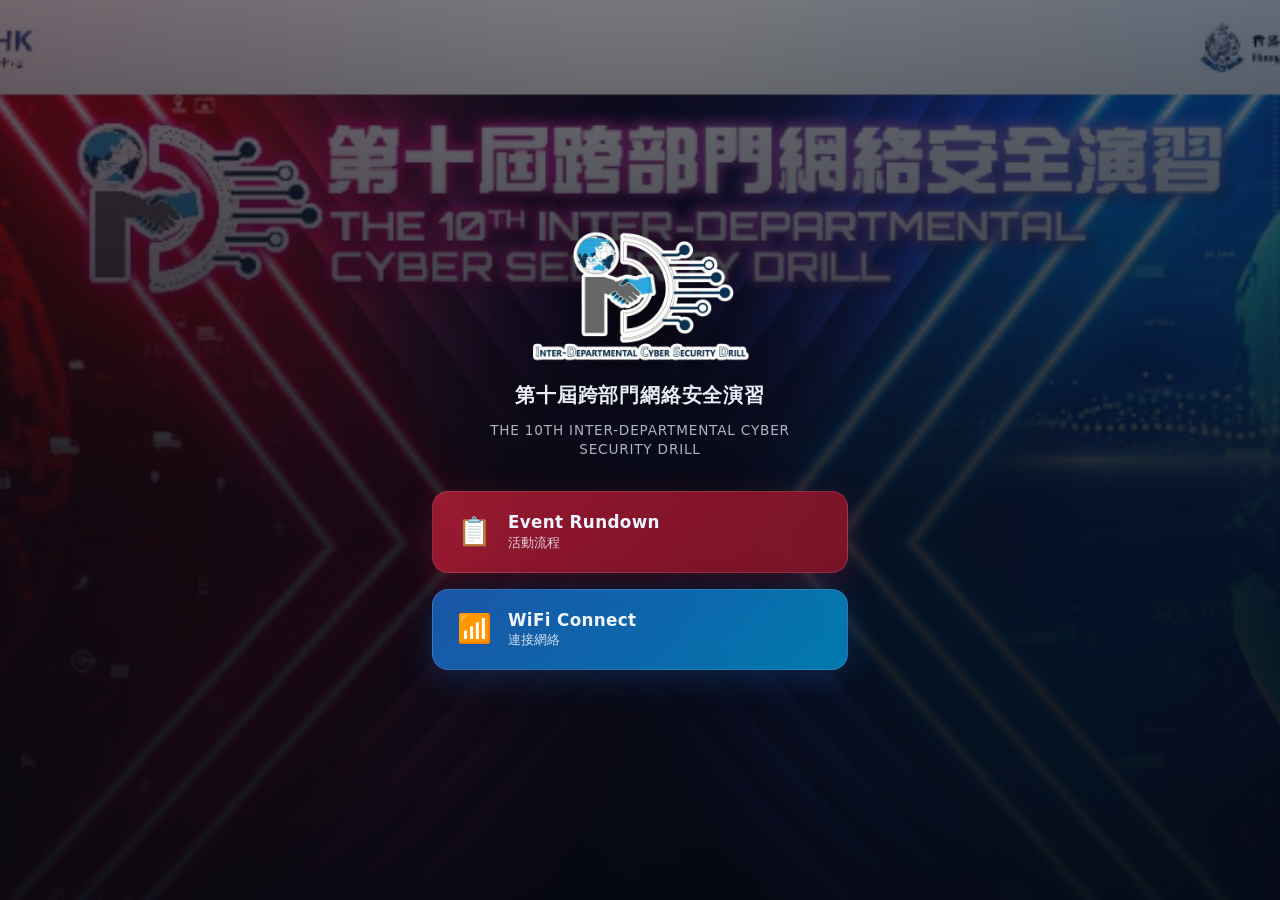
<file: index.html>
<!DOCTYPE html>
<html lang="zh-HK">
<head>
  <meta charset="UTF-8">
  <meta name="viewport" content="width=device-width, initial-scale=1.0, viewport-fit=cover">
  <meta name="theme-color" content="#0a0e1a">
  <meta http-equiv="Cache-Control" content="no-cache, no-store, must-revalidate">
  <title>第十屆跨部門網絡安全演習</title>
  <link rel="stylesheet" href="styles.css?v=3">
  <script src="ios-wifi.js?v=3"></script>
  <script src="wifi-connect.v3.js?v=3" defer></script>
</head>
<body>
  <div class="bg-layer" aria-hidden="true"></div>
  <div class="overlay" aria-hidden="true"></div>

  <main class="page">
    <header class="hero">
      <img src="assets/logo.png" alt="Inter-departmental Cyber Security Drill" class="logo">
      <p class="event-title-zh">第十屆跨部門網絡安全演習</p>
      <p class="event-title-en">The 10th Inter-departmental Cyber Security Drill</p>
    </header>

    <nav class="actions" aria-label="Event options">
      <a href="rundown.html" class="btn btn-rundown">
        <span class="btn-icon" aria-hidden="true">📋</span>
        <span class="btn-text">
          <strong>Event Rundown</strong>
          <small>活動流程</small>
        </span>
      </a>
      <a href="wifi.html" class="btn btn-wifi" data-wifi-connect>
        <span class="btn-icon" aria-hidden="true">📶</span>
        <span class="btn-text">
          <strong>WiFi Connect</strong>
          <small>連接網絡</small>
        </span>
      </a>
    </nav>
  </main>
</body>
</html>
</file>
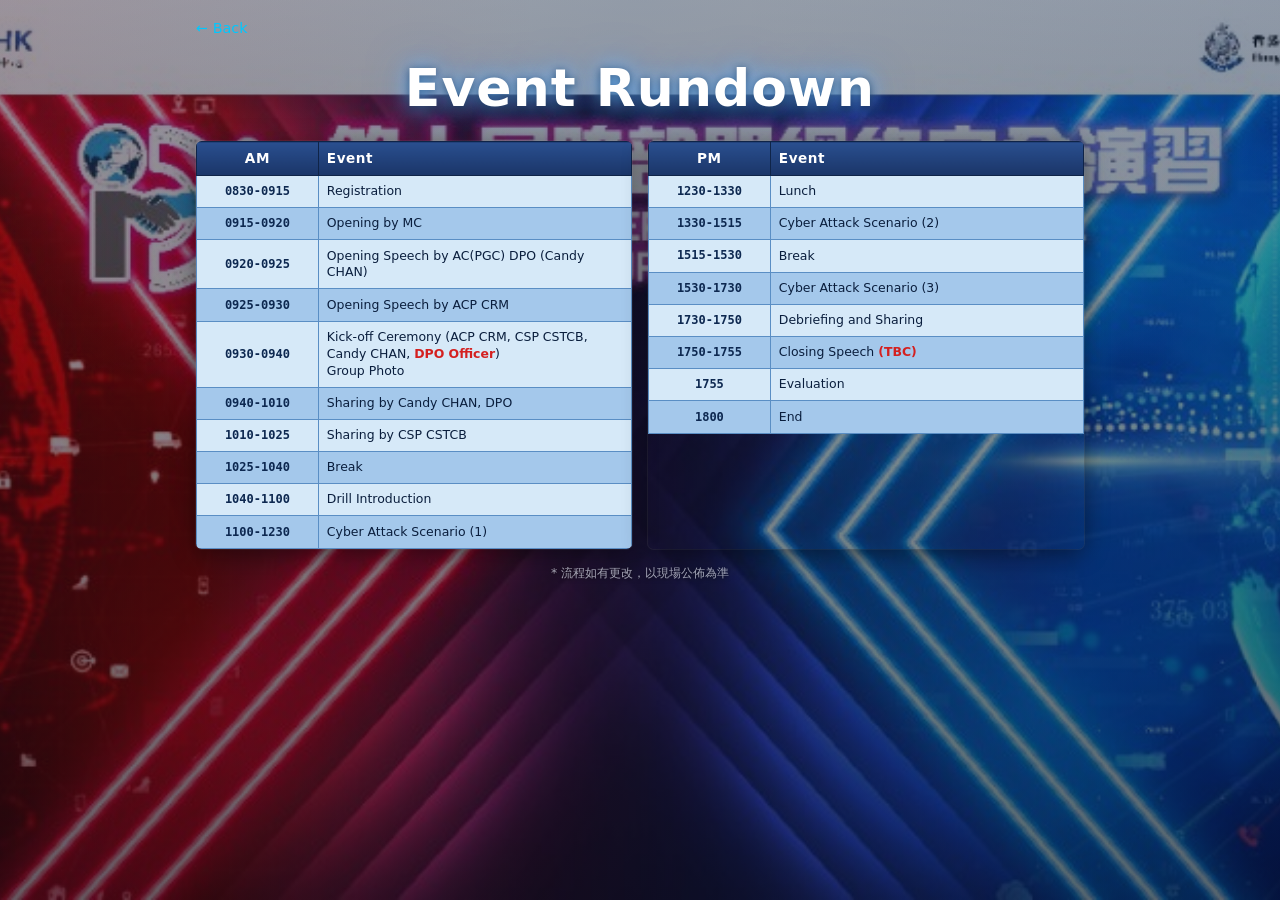
<file: rundown.html>
<!DOCTYPE html>
<html lang="zh-HK">
<head>
  <meta charset="UTF-8">
  <meta name="viewport" content="width=device-width, initial-scale=1.0, viewport-fit=cover">
  <meta name="theme-color" content="#0a0e1a">
  <title>Event Rundown — 跨部門網絡安全演習</title>
  <link rel="stylesheet" href="styles.css?v=3">
</head>
<body class="rundown-page">
  <div class="bg-layer" aria-hidden="true"></div>
  <div class="overlay overlay-rundown" aria-hidden="true"></div>

  <main class="page page-inner page-rundown">
    <a href="index.html" class="back-link">← Back</a>

    <header class="rundown-hero">
      <h1 class="rundown-hero-title">Event Rundown</h1>
    </header>

    <div class="rundown-poster">
      <div class="rundown-grid">
        <div class="rundown-table-wrap">
          <table class="rundown-table">
            <thead>
              <tr>
                <th scope="col">AM</th>
                <th scope="col">Event</th>
              </tr>
            </thead>
            <tbody>
              <tr>
                <td>0830-0915</td>
                <td>Registration</td>
              </tr>
              <tr>
                <td>0915-0920</td>
                <td>Opening by MC</td>
              </tr>
              <tr>
                <td>0920-0925</td>
                <td>Opening Speech by AC(PGC) DPO (Candy CHAN)</td>
              </tr>
              <tr>
                <td>0925-0930</td>
                <td>Opening Speech by ACP CRM</td>
              </tr>
              <tr>
                <td>0930-0940</td>
                <td>Kick-off Ceremony (ACP CRM, CSP CSTCB, Candy CHAN, <span class="text-red">DPO Officer</span>)<br>Group Photo</td>
              </tr>
              <tr>
                <td>0940-1010</td>
                <td>Sharing by Candy CHAN, DPO</td>
              </tr>
              <tr>
                <td>1010-1025</td>
                <td>Sharing by CSP CSTCB</td>
              </tr>
              <tr>
                <td>1025-1040</td>
                <td>Break</td>
              </tr>
              <tr>
                <td>1040-1100</td>
                <td>Drill Introduction</td>
              </tr>
              <tr>
                <td>1100-1230</td>
                <td>Cyber Attack Scenario (1)</td>
              </tr>
            </tbody>
          </table>
        </div>

        <div class="rundown-table-wrap">
          <table class="rundown-table">
            <thead>
              <tr>
                <th scope="col">PM</th>
                <th scope="col">Event</th>
              </tr>
            </thead>
            <tbody>
              <tr>
                <td>1230-1330</td>
                <td>Lunch</td>
              </tr>
              <tr>
                <td>1330-1515</td>
                <td>Cyber Attack Scenario (2)</td>
              </tr>
              <tr>
                <td>1515-1530</td>
                <td>Break</td>
              </tr>
              <tr>
                <td>1530-1730</td>
                <td>Cyber Attack Scenario (3)</td>
              </tr>
              <tr>
                <td>1730-1750</td>
                <td>Debriefing and Sharing</td>
              </tr>
              <tr>
                <td>1750-1755</td>
                <td>Closing Speech <span class="text-red">(TBC)</span></td>
              </tr>
              <tr>
                <td>1755</td>
                <td>Evaluation</td>
              </tr>
              <tr>
                <td>1800</td>
                <td>End</td>
              </tr>
            </tbody>
          </table>
        </div>
      </div>
      <p class="rundown-footnote">* 流程如有更改，以現場公佈為準</p>
    </div>
  </main>
</body>
</html>
</file>
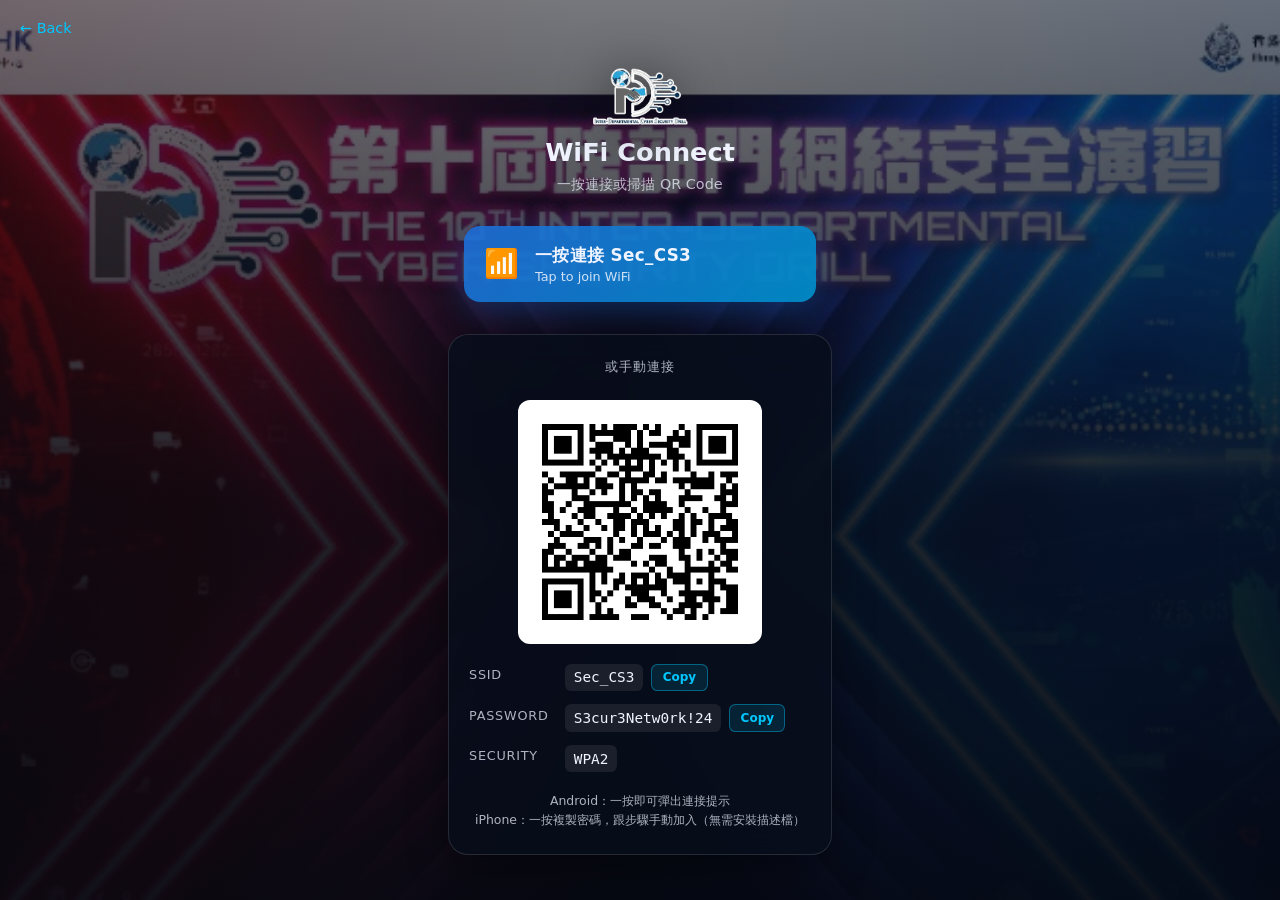
<file: wifi.html>
<!DOCTYPE html>
<html lang="zh-HK">
<head>
  <meta charset="UTF-8">
  <meta name="viewport" content="width=device-width, initial-scale=1.0, viewport-fit=cover">
  <meta name="theme-color" content="#0a0e1a">
  <meta http-equiv="Cache-Control" content="no-cache, no-store, must-revalidate">
  <title>WiFi Connect — 跨部門網絡安全演習</title>
  <link rel="stylesheet" href="styles.css?v=3">
  <script src="ios-wifi.js?v=3"></script>
  <script src="wifi-connect.v3.js?v=3" defer></script>
</head>
<body>
  <div class="bg-layer" aria-hidden="true"></div>
  <div class="overlay" aria-hidden="true"></div>

  <main class="page page-inner">
    <a href="index.html" class="back-link">← Back</a>

    <header class="hero hero-compact">
      <img src="assets/logo.png" alt="" class="logo logo-small">
      <h1 class="page-heading">WiFi Connect</h1>
      <p class="page-sub">一按連接或掃描 QR Code</p>
    </header>

    <button type="button" class="btn-connect-wifi" data-wifi-connect>
      <span class="btn-icon" aria-hidden="true">📶</span>
      <span class="btn-text">
        <strong>一按連接 Sec_CS3</strong>
        <small>Tap to join WiFi</small>
      </span>
    </button>

    <section class="card wifi-card">
      <p class="wifi-fallback-label">或手動連接</p>
      <div class="qr-wrap">
        <img src="assets/wifi-qr.png" width="220" height="220" alt="WiFi QR Code — scan to join Sec_CS3">
      </div>

      <dl class="wifi-details">
        <div class="wifi-row">
          <dt>SSID</dt>
          <dd>
            <code id="ssid">Sec_CS3</code>
            <button type="button" class="copy-btn" data-copy="Sec_CS3">Copy</button>
          </dd>
        </div>
        <div class="wifi-row">
          <dt>Password</dt>
          <dd>
            <code id="password">S3cur3Netw0rk!24</code>
            <button type="button" class="copy-btn" data-copy="S3cur3Netw0rk!24">Copy</button>
          </dd>
        </div>
        <div class="wifi-row">
          <dt>Security</dt>
          <dd><code>WPA2</code></dd>
        </div>
      </dl>

      <p class="hint">Android：一按即可彈出連接提示<br>iPhone：一按複製密碼，跟步驟手動加入（無需安裝描述檔）</p>
    </section>
  </main>
</body>
</html>
</file>
<file: styles.css>
*,
*::before,
*::after {
  box-sizing: border-box;
  margin: 0;
  padding: 0;
}

:root {
  --red: #c41e3a;
  --blue: #1e6fd9;
  --cyan: #00c8ff;
  --ink: #f0f4ff;
  --ink-muted: rgba(240, 244, 255, 0.72);
  --card: rgba(8, 14, 28, 0.82);
  --card-border: rgba(255, 255, 255, 0.12);
  --font: "Segoe UI", system-ui, -apple-system, sans-serif;
}

html {
  -webkit-text-size-adjust: 100%;
}

body {
  min-height: 100dvh;
  font-family: var(--font);
  color: var(--ink);
  background: #050810;
  overflow-x: hidden;
}

.bg-layer {
  position: fixed;
  inset: 0;
  background: url("assets/backdrop.png") center top / cover no-repeat;
  z-index: 0;
}

.overlay {
  position: fixed;
  inset: 0;
  background:
    linear-gradient(180deg, rgba(5, 8, 16, 0.55) 0%, rgba(5, 8, 16, 0.88) 55%, rgba(5, 8, 16, 0.95) 100%),
    linear-gradient(90deg, rgba(196, 30, 58, 0.18) 0%, transparent 45%, transparent 55%, rgba(30, 111, 217, 0.18) 100%);
  z-index: 1;
}

.page {
  position: relative;
  z-index: 2;
  min-height: 100dvh;
  display: flex;
  flex-direction: column;
  align-items: center;
  justify-content: center;
  padding: max(1.5rem, env(safe-area-inset-top)) 1.25rem max(2rem, env(safe-area-inset-bottom));
  gap: 2rem;
}

.page-inner {
  justify-content: flex-start;
  padding-top: max(1rem, env(safe-area-inset-top));
}

.hero {
  display: flex;
  flex-direction: column;
  align-items: center;
  text-align: center;
  gap: 0.75rem;
  width: 100%;
  max-width: 22rem;
}

.hero-compact {
  gap: 0.5rem;
  max-width: 24rem;
}

.logo {
  width: min(72vw, 16rem);
  height: auto;
  filter: drop-shadow(0 4px 24px rgba(0, 0, 0, 0.5));
}

.logo-small {
  width: min(40vw, 7rem);
}

.event-title-zh {
  font-size: clamp(1.05rem, 4.5vw, 1.25rem);
  font-weight: 700;
  letter-spacing: 0.04em;
  text-shadow: 0 2px 12px rgba(0, 0, 0, 0.6);
}

.event-title-en {
  font-size: clamp(0.72rem, 3vw, 0.85rem);
  color: var(--ink-muted);
  letter-spacing: 0.06em;
  text-transform: uppercase;
  line-height: 1.4;
}

.page-heading {
  font-size: clamp(1.35rem, 5vw, 1.6rem);
  font-weight: 700;
}

.page-sub {
  font-size: 0.9rem;
  color: var(--ink-muted);
}

.actions {
  display: flex;
  flex-direction: column;
  gap: 1rem;
  width: 100%;
  max-width: 22rem;
}

.btn {
  display: flex;
  align-items: center;
  gap: 1rem;
  padding: 1.1rem 1.25rem;
  border-radius: 1rem;
  text-decoration: none;
  color: var(--ink);
  border: 1px solid var(--card-border);
  backdrop-filter: blur(12px);
  -webkit-backdrop-filter: blur(12px);
  transition: transform 0.15s ease, box-shadow 0.15s ease;
  -webkit-tap-highlight-color: transparent;
}

.btn:active {
  transform: scale(0.98);
}

.btn-rundown {
  background: linear-gradient(135deg, rgba(196, 30, 58, 0.75), rgba(140, 20, 40, 0.85));
  box-shadow: 0 8px 32px rgba(196, 30, 58, 0.25);
}

.btn-wifi {
  background: linear-gradient(135deg, rgba(30, 111, 217, 0.75), rgba(0, 140, 200, 0.85));
  box-shadow: 0 8px 32px rgba(30, 111, 217, 0.25);
}

.btn-icon {
  font-size: 1.75rem;
  line-height: 1;
  flex-shrink: 0;
}

.btn-text {
  display: flex;
  flex-direction: column;
  gap: 0.15rem;
  text-align: left;
}

.btn-text strong {
  font-size: 1.05rem;
  letter-spacing: 0.02em;
}

.btn-text small {
  font-size: 0.8rem;
  opacity: 0.85;
}

.back-link {
  align-self: flex-start;
  color: var(--cyan);
  text-decoration: none;
  font-size: 0.9rem;
  padding: 0.25rem 0;
  margin-bottom: -0.5rem;
}

.back-link:hover {
  text-decoration: underline;
}

.card {
  width: 100%;
  max-width: 24rem;
  background: var(--card);
  border: 1px solid var(--card-border);
  border-radius: 1.25rem;
  padding: 1.5rem 1.25rem;
  backdrop-filter: blur(16px);
  -webkit-backdrop-filter: blur(16px);
  box-shadow: 0 12px 40px rgba(0, 0, 0, 0.35);
}

.wifi-card {
  display: flex;
  flex-direction: column;
  align-items: center;
  gap: 1.25rem;
}

.qr-wrap {
  background: #fff;
  border-radius: 0.75rem;
  padding: 0.75rem;
  line-height: 0;
}

.qr-wrap img {
  display: block;
  width: 220px;
  height: 220px;
}

.wifi-details {
  width: 100%;
  display: flex;
  flex-direction: column;
  gap: 0.85rem;
}

.wifi-row {
  display: grid;
  grid-template-columns: 5.5rem 1fr;
  gap: 0.5rem;
  align-items: start;
}

.wifi-row dt {
  font-size: 0.8rem;
  color: var(--ink-muted);
  text-transform: uppercase;
  letter-spacing: 0.06em;
  padding-top: 0.2rem;
}

.wifi-row dd {
  display: flex;
  flex-wrap: wrap;
  align-items: center;
  gap: 0.5rem;
}

.wifi-row code {
  font-family: "Cascadia Code", "Consolas", monospace;
  font-size: 0.9rem;
  word-break: break-all;
  background: rgba(255, 255, 255, 0.08);
  padding: 0.35rem 0.55rem;
  border-radius: 0.4rem;
}

.copy-btn {
  font: inherit;
  font-size: 0.75rem;
  font-weight: 600;
  padding: 0.35rem 0.65rem;
  border: 1px solid rgba(0, 200, 255, 0.4);
  border-radius: 0.4rem;
  background: rgba(0, 200, 255, 0.12);
  color: var(--cyan);
  cursor: pointer;
  flex-shrink: 0;
}

.copy-btn:active {
  background: rgba(0, 200, 255, 0.22);
}

.hint {
  font-size: 0.78rem;
  color: var(--ink-muted);
  text-align: center;
  line-height: 1.5;
}

.page-rundown {
  max-width: 58rem;
  margin: 0 auto;
  width: 100%;
  gap: 1.25rem;
  padding-bottom: 2.5rem;
}

.overlay-rundown {
  background:
    linear-gradient(180deg, rgba(5, 8, 16, 0.35) 0%, rgba(5, 8, 16, 0.6) 100%),
    radial-gradient(ellipse 80% 50% at 50% 0%, rgba(30, 111, 217, 0.15), transparent),
    linear-gradient(90deg, rgba(196, 30, 58, 0.12) 0%, transparent 42%, transparent 58%, rgba(30, 111, 217, 0.12) 100%);
}

.rundown-hero {
  width: 100%;
  text-align: center;
  padding: 0.5rem 0 0.25rem;
}

.rundown-hero-title {
  font-size: clamp(2rem, 9vw, 3.25rem);
  font-weight: 800;
  letter-spacing: 0.02em;
  color: #fff;
  text-shadow:
    0 0 20px rgba(100, 180, 255, 0.9),
    0 0 40px rgba(60, 140, 255, 0.5),
    0 2px 8px rgba(0, 0, 0, 0.8);
  line-height: 1.1;
}

.rundown-poster {
  width: 100%;
  max-width: 58rem;
}

.rundown-grid {
  display: grid;
  grid-template-columns: 1fr 1fr;
  gap: clamp(0.5rem, 2vw, 1rem);
  width: 100%;
}

.rundown-table-wrap {
  border-radius: 0.35rem;
  overflow: hidden;
  box-shadow:
    0 4px 24px rgba(0, 0, 0, 0.45),
    0 0 0 1px rgba(255, 255, 255, 0.08);
}

.rundown-table {
  width: 100%;
  border-collapse: collapse;
  font-size: clamp(0.62rem, 2.4vw, 0.8rem);
  line-height: 1.35;
  table-layout: fixed;
}

.rundown-table thead th {
  background: linear-gradient(180deg, #2a4f8f 0%, #1a3568 100%);
  color: #fff;
  font-weight: 700;
  text-align: center;
  padding: 0.45rem 0.35rem;
  border: 1px solid #0f2448;
  font-size: clamp(0.7rem, 2.6vw, 0.85rem);
  letter-spacing: 0.04em;
}

.rundown-table thead th:last-child {
  text-align: left;
  padding-left: 0.5rem;
}

.rundown-table thead th:first-child {
  width: 28%;
}

.rundown-table tbody td {
  padding: 0.38rem 0.35rem;
  border: 1px solid #5a8ec4;
  color: #0a1e3d;
  vertical-align: top;
  font-weight: 500;
}

.rundown-table tbody tr:nth-child(odd) td {
  background: #d6e9f8;
}

.rundown-table tbody tr:nth-child(even) td {
  background: #a4c8eb;
}

.rundown-table tbody td:first-child {
  font-family: "Cascadia Code", "Consolas", monospace;
  font-weight: 700;
  font-size: clamp(0.58rem, 2.2vw, 0.75rem);
  text-align: center;
  vertical-align: middle;
  color: #0d2850;
  line-height: 1.25;
}

.rundown-table tbody td:last-child {
  padding-left: 0.5rem;
  padding-right: 0.4rem;
}

.text-red {
  color: #d42020;
  font-weight: 700;
}

.rundown-footnote {
  margin-top: 1rem;
  font-size: 0.78rem;
  color: rgba(240, 244, 255, 0.65);
  text-align: center;
  text-shadow: 0 1px 4px rgba(0, 0, 0, 0.6);
}

@media (max-width: 520px) {
  .rundown-grid {
    grid-template-columns: 1fr 1fr;
    gap: 0.35rem;
  }

  .page-rundown {
    padding-left: 0.5rem;
    padding-right: 0.5rem;
  }

  .rundown-table tbody td {
    padding: 0.3rem 0.2rem;
  }

  .rundown-table tbody td:last-child {
    padding-left: 0.3rem;
    word-break: break-word;
  }
}

@media (min-width: 768px) {
  .rundown-grid {
    gap: 1rem;
  }

  .rundown-table {
    font-size: 0.78rem;
  }

  .rundown-table tbody td {
    padding: 0.45rem 0.5rem;
  }

  .rundown-table tbody td:first-child {
    font-size: 0.75rem;
  }
}

@media (min-width: 480px) {
  .actions {
    max-width: 26rem;
  }

  .btn {
    padding: 1.25rem 1.5rem;
  }
}

.btn-connect-wifi {
  display: flex;
  align-items: center;
  gap: 1rem;
  width: 100%;
  max-width: 22rem;
  padding: 1.1rem 1.25rem;
  border: none;
  border-radius: 1rem;
  font: inherit;
  color: var(--ink);
  cursor: pointer;
  text-align: left;
  background: linear-gradient(135deg, rgba(30, 111, 217, 0.9), rgba(0, 140, 200, 0.95));
  box-shadow: 0 8px 32px rgba(30, 111, 217, 0.35);
  -webkit-tap-highlight-color: transparent;
}

.btn-connect-wifi:active {
  transform: scale(0.98);
}

.wifi-fallback-label {
  font-size: 0.8rem;
  color: var(--ink-muted);
  text-transform: uppercase;
  letter-spacing: 0.08em;
  margin-bottom: 0.25rem;
}

.wifi-toast {
  position: fixed;
  left: 50%;
  bottom: max(1.5rem, env(safe-area-inset-bottom));
  transform: translateX(-50%);
  z-index: 100;
  max-width: calc(100% - 2rem);
  padding: 0.75rem 1rem;
  border-radius: 0.75rem;
  background: rgba(8, 20, 40, 0.95);
  border: 1px solid rgba(0, 200, 255, 0.35);
  color: var(--ink);
  font-size: 0.85rem;
  text-align: center;
  box-shadow: 0 8px 32px rgba(0, 0, 0, 0.45);
  pointer-events: none;
}

.wifi-toast[hidden] {
  display: none;
}

.ios-wifi-modal {
  position: fixed;
  inset: 0;
  z-index: 200;
  display: flex;
  align-items: flex-end;
  justify-content: center;
}

.ios-wifi-modal[hidden] {
  display: none;
}

.ios-wifi-backdrop {
  position: absolute;
  inset: 0;
  background: rgba(0, 0, 0, 0.65);
  backdrop-filter: blur(4px);
  -webkit-backdrop-filter: blur(4px);
}

.ios-wifi-sheet {
  position: relative;
  width: 100%;
  max-width: 26rem;
  max-height: 92dvh;
  overflow-y: auto;
  margin: 0 0.75rem max(0.75rem, env(safe-area-inset-bottom));
  padding: 1.25rem 1.25rem 1.5rem;
  border-radius: 1.25rem 1.25rem 1rem 1rem;
  background: linear-gradient(180deg, #122240 0%, #0a1628 100%);
  border: 1px solid rgba(0, 200, 255, 0.25);
  box-shadow: 0 -8px 40px rgba(0, 0, 0, 0.5);
  color: var(--ink);
}

.ios-wifi-close {
  position: absolute;
  top: 0.75rem;
  right: 0.85rem;
  width: 2rem;
  height: 2rem;
  border: none;
  border-radius: 50%;
  background: rgba(255, 255, 255, 0.1);
  color: var(--ink);
  font-size: 1.35rem;
  line-height: 1;
  cursor: pointer;
}

.ios-wifi-sheet h2 {
  font-size: 1.25rem;
  margin-bottom: 0.35rem;
  padding-right: 2rem;
}

.ios-wifi-status {
  font-size: 0.88rem;
  color: #5eead4;
  margin-bottom: 1rem;
}

.ios-wifi-creds {
  display: flex;
  flex-direction: column;
  gap: 0.65rem;
  margin-bottom: 1rem;
}

.ios-wifi-creds dt {
  font-size: 0.72rem;
  color: var(--ink-muted);
  text-transform: uppercase;
  letter-spacing: 0.06em;
  margin-bottom: 0.2rem;
}

.ios-wifi-creds code {
  display: block;
  font-family: "Cascadia Code", "Consolas", monospace;
  font-size: 1rem;
  font-weight: 600;
  background: rgba(255, 255, 255, 0.08);
  padding: 0.5rem 0.65rem;
  border-radius: 0.5rem;
  word-break: break-all;
  user-select: all;
  -webkit-user-select: all;
}

.ios-wifi-steps {
  margin: 0 0 1rem 1.1rem;
  font-size: 0.9rem;
  line-height: 1.55;
  color: rgba(240, 244, 255, 0.9);
}

.ios-wifi-steps li {
  margin-bottom: 0.45rem;
}

.ios-wifi-actions {
  display: flex;
  gap: 0.5rem;
  margin-bottom: 0.75rem;
}

.ios-wifi-copy {
  flex: 1;
  font: inherit;
  font-size: 0.9rem;
  font-weight: 600;
  padding: 0.75rem 1rem;
  border: none;
  border-radius: 0.65rem;
  background: linear-gradient(135deg, rgba(30, 111, 217, 0.9), rgba(0, 140, 200, 0.95));
  color: #fff;
  cursor: pointer;
}

.ios-wifi-note {
  font-size: 0.75rem;
  color: var(--ink-muted);
  line-height: 1.45;
}
</file>
